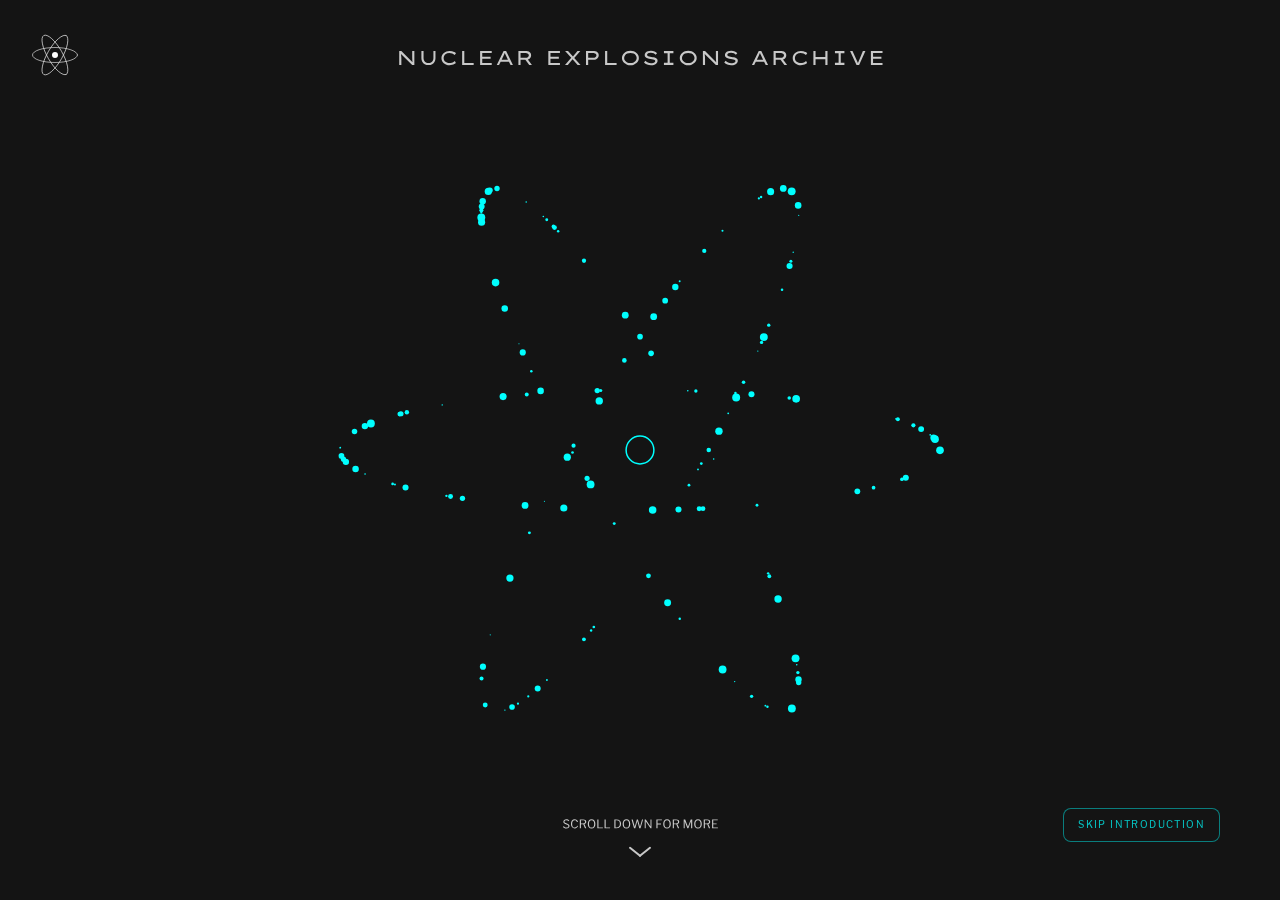
<file: index.html>
<!DOCTYPE html>
<html lang="en">

<head>
  <meta charset="utf-8" />
  <meta name="viewport" content="width=device-width, initial-scale=1.0">

  <title>Nuclear Explosions Archive</title>
  <link rel="icon" type="image/svg+xml" href="images/favicon-light.svg" media="(prefers-color-scheme: light)">
  <link rel="icon" type="image/svg+xml" href="images/favicon-dark.svg" media="(prefers-color-scheme: dark)">
  <link rel="icon" type="image/svg+xml" href="images/favicon-light.svg">

  <link rel="stylesheet" type="text/css" href="style.css">

  <script src="libraries/p5.min.js"></script>
  <script src="libraries/p5.sound.min.js"></script>
</head>

<body>
  <div id="skipIntroWrap" class="skip-intro" id="skip-intro">
    <button id="skipIntroBtn" class="skip-cta"
      onclick="window.dispatchEvent(new CustomEvent('changePage', { detail: { page: 2 } }))">
      skip introduction
    </button>

  </div>

  <button id="backFromYearBtn" class="back-btn" style="display:none;">Back</button>

  <script src="p5js/menu.js"></script>
  <script src="p5js/general.js"></script>
</body>

</html>
</file>
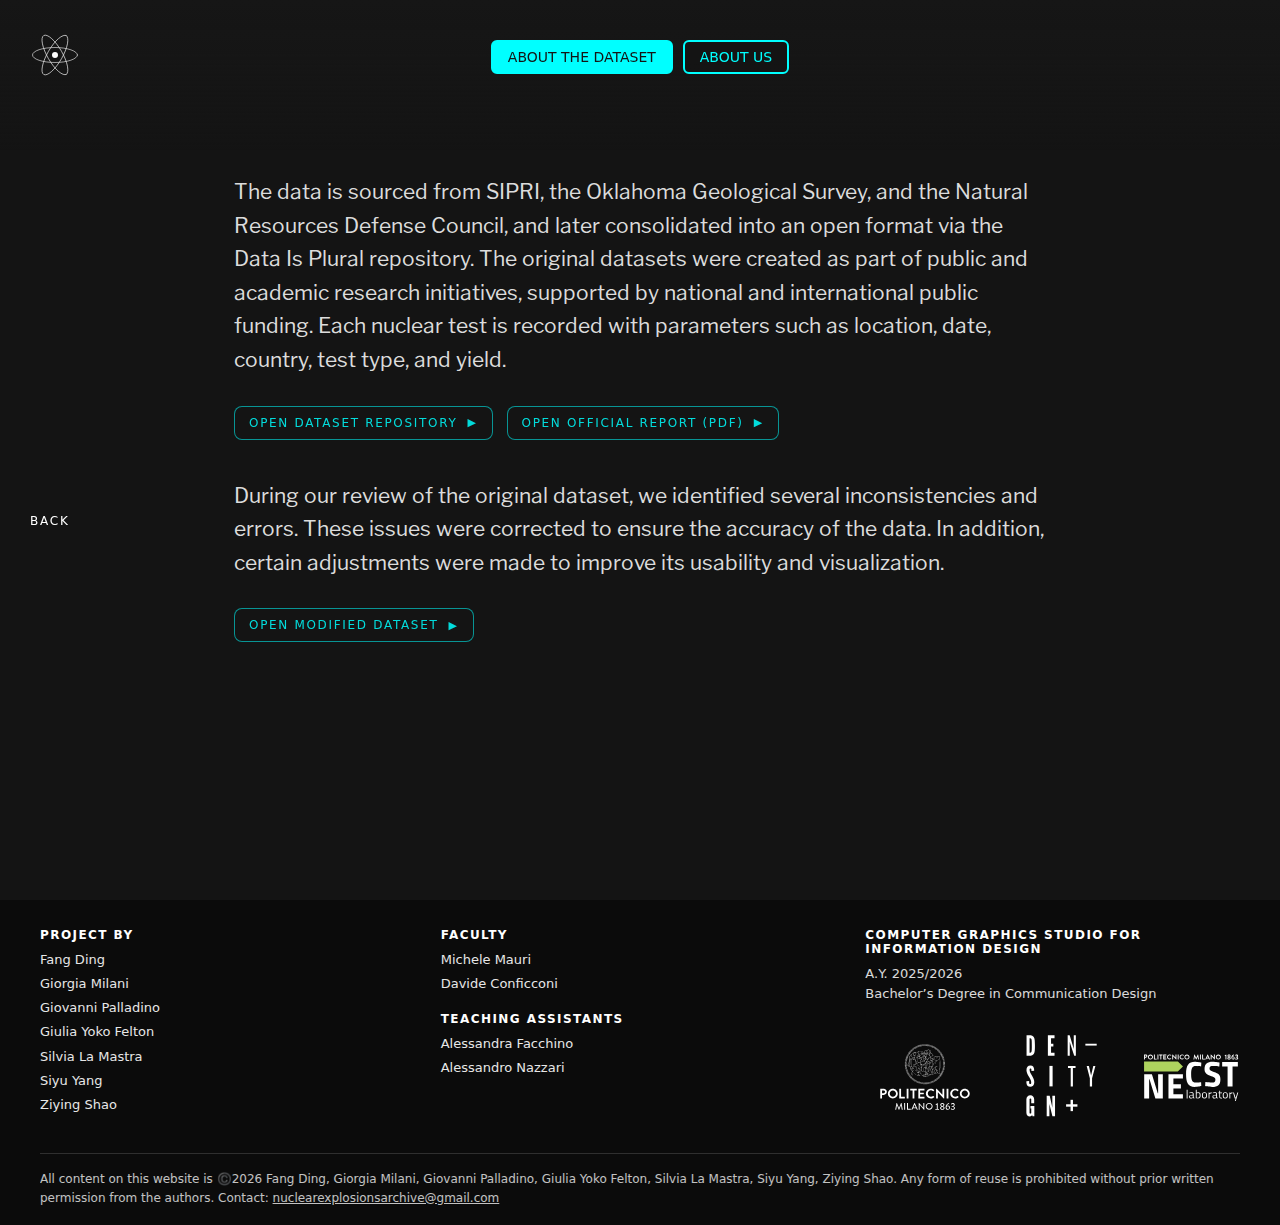
<file: about.html>
<!DOCTYPE html>
<html lang="en">

<head>
  <meta charset="utf-8" />
  <meta name="viewport" content="width=device-width, initial-scale=1.0">
  <title>NE Archive - About</title>
  <link rel="icon" type="image/svg+xml" href="images/favicon-light.svg" media="(prefers-color-scheme: light)">
  <link rel="icon" type="image/svg+xml" href="images/favicon-dark.svg" media="(prefers-color-scheme: dark)">
  <link rel="icon" type="image/svg+xml" href="images/favicon-light.svg">


  <link rel="stylesheet" type="text/css" href="style.css">

  <script src="libraries/p5.min.js"></script>
  <script src="libraries/p5.sound.min.js"></script>
</head>

<body class="about-page">

  <script src="p5js/menu.js"></script>

  <button class="back-btn" onclick="history.back()">Back</button>

  <div class="about-tabs-wrap">
    <div class="about-tabs">
      <a href="#" class="about-tab" data-topic="dataset">About the Dataset</a>
      <a href="#" class="about-tab" data-topic="us">About Us</a>
    </div>
  </div>
  </div>


  <main class="about-content">
    <h1 class="about-title"></h1>

    <div class="about-text-wrap"></div>

    <div class="about-cta-row primary-cta"></div>

    <div class="about-text-wrap review-text"></div>

    <div class="about-cta-row secondary-cta"></div>

    <div id="about-us-canvas"></div>
    <div class="insight-top-fade" aria-hidden="true"></div>
  </main>

  <script src="p5js/aboutTabsNav.js"></script>
  <footer id="about-footer" class="about-footer">

    <div class="footer-row">

      <div class="footer-block">
        <p class="footer-title">Project by</p>
        <ul class="footer-list no-bullets">
          <li>Fang Ding</li>
          <li>Giorgia Milani</li>
          <li>Giovanni Palladino</li>
          <li>Giulia Yoko Felton</li>
          <li>Silvia La Mastra</li>
          <li>Siyu Yang</li>
          <li>Ziying Shao</li>
        </ul>
      </div>

      <div class="footer-block">
        <p class="footer-title">Faculty</p>
        <ul class="footer-list no-bullets">
          <li>Michele Mauri</li>
          <li>Davide Conficconi</li>
        </ul>

        <p class="footer-title" style="margin-top: 18px;">Teaching Assistants</p>
        <ul class="footer-list no-bullets">
          <li>Alessandra Facchino</li>
          <li>Alessandro Nazzari</li>
        </ul>
      </div>

      <div class="footer-block footer-right-side">
        <p class="footer-title">Computer Graphics Studio for Information Design</p>
        <p class="footer-text">
          A.Y. 2025/2026<br>
          Bachelor’s Degree in Communication Design
        </p>

        <div class="footer-logos-row">
          <img src="images/logo_polimi.svg" alt="Polimi logo" class="footer-logo">
          <img src="images/densitydesignB.svg" alt="Density Design logo" class="footer-logo">
          <img src="images/NECST_B.svg" alt="NECST logo" class="footer-logo">
        </div>
      </div>

    </div>

    <div class="footer-bottom">
      <p>
        All content on this website is ©️2026 Fang Ding, Giorgia Milani, Giovanni Palladino, Giulia Yoko Felton, Silvia
        La Mastra, Siyu Yang, Ziying Shao.
        Any form of reuse is prohibited without prior written permission from the authors.
        Contact: <a href="mailto:nuclearexplosionsarchive@gmail.com">nuclearexplosionsarchive@gmail.com</a>
      </p>
    </div>

  </footer>

</body>

</html>
</file>
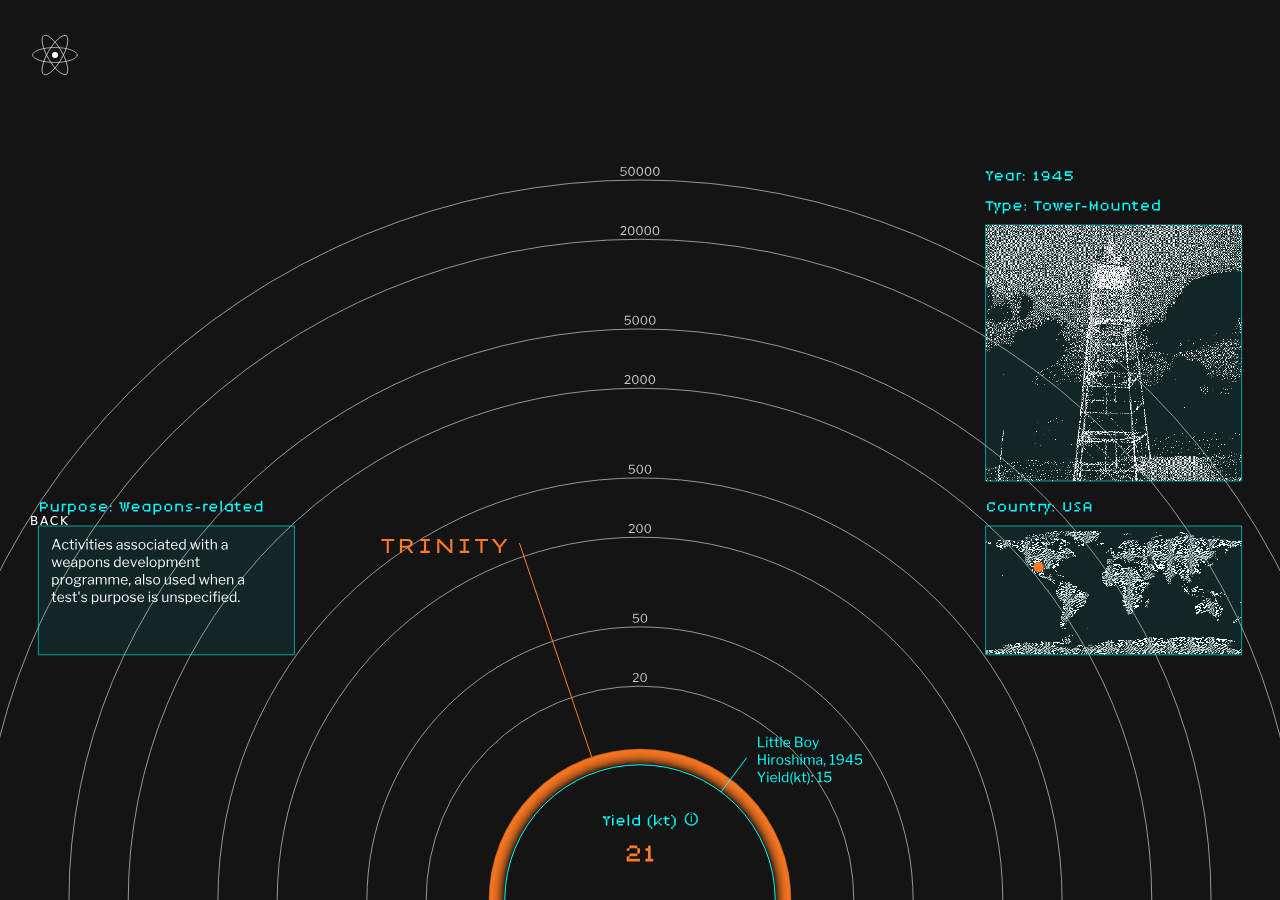
<file: single.html>
<!DOCTYPE html>
<html lang="en">

<head>
  <meta charset="utf-8" />
  <meta name="viewport" content="width=device-width, initial-scale=1.0">

  <title>NE Archive - Bomb</title>
  <link rel="icon" type="image/svg+xml" href="images/favicon-light.svg" media="(prefers-color-scheme: light)">
  <link rel="icon" type="image/svg+xml" href="images/favicon-dark.svg" media="(prefers-color-scheme: dark)">
  <link rel="icon" type="image/svg+xml" href="images/favicon-light.svg">

  <link rel="stylesheet" type="text/css" href="style.css">

  <script src="libraries/p5.min.js"></script>
  <script src="libraries/p5.sound.min.js"></script>
</head>

<body>

  <button class="back-btn" onclick="history.back()">Back</button>

  <script src="p5js/menu.js"></script>
  <script src="p5js/single.js"></script>
</body>

</html>
</file>
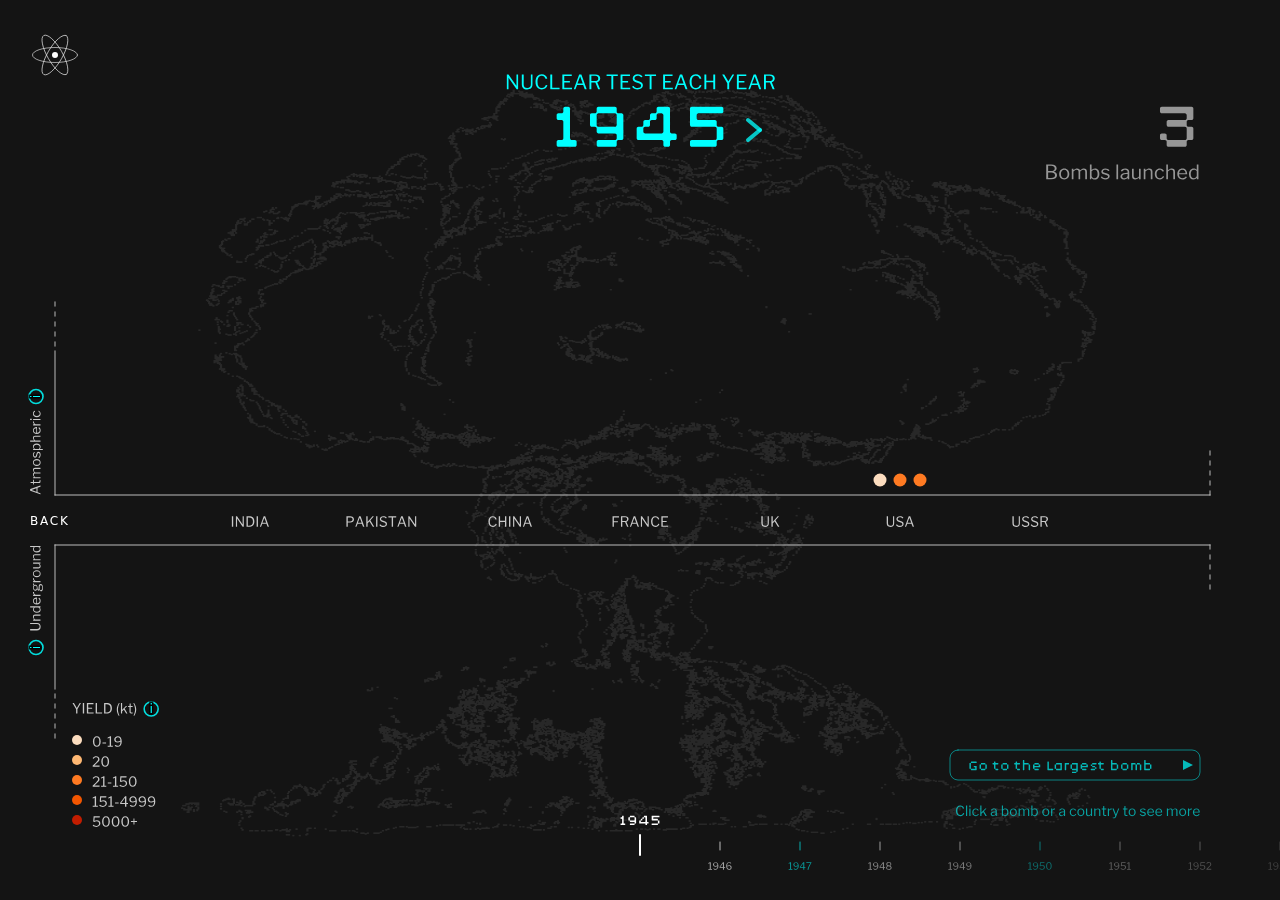
<file: year.html>
<!DOCTYPE html>
<html lang="en">

<head>
  <meta charset="utf-8" />
  <meta name="viewport" content="width=device-width, initial-scale=1.0">

  <title>NE Archive - Bombs per Year</title>
  <link rel="icon" type="image/svg+xml" href="images/favicon-light.svg" media="(prefers-color-scheme: light)">
  <link rel="icon" type="image/svg+xml" href="images/favicon-dark.svg" media="(prefers-color-scheme: dark)">
  <link rel="icon" type="image/svg+xml" href="images/favicon-light.svg">

  <link rel="stylesheet" type="text/css" href="style.css">

  <script src="libraries/p5.min.js"></script>
  <script src="libraries/p5.sound.min.js"></script>
</head>

<body>
  <button class="back-btn" onclick="window.location.href='index.html#page2'">Back</button>
  <script src="p5js/menu.js"></script>
  <script src="p5js/year.js"></script>
</body>

</html>
</file>
<file: style.css>
html,
body {
  margin: 0;
  padding: 0;

  body {
    background-color: rgb(20, 20, 20);
  }

  color: #ffffff;
}

body.menu-pointer,
body.menu-pointer canvas {
  cursor: pointer !important;
}

@font-face {
  font-family: "LexendZetta";
  src: url("fonts/LexendZetta-Regular.ttf") format("truetype");
  font-weight: 400;
  font-style: normal;
  font-display: swap;
}

@font-face {
  font-family: "LibreFranklin";
  src: url("fonts/LibreFranklin-Regular.otf") format("opentype");
  font-weight: 400;
  font-style: normal;
  font-display: swap;
}

@font-face {
  font-family: "LoRes9PlusOTWide";
  src: url("fonts/LoRes9PlusOTWide-Regular.ttf") format("truetype");
  font-weight: 400;
  font-style: normal;
  font-display: swap;
}

:root {
  --font-1: "LexendZetta", system-ui, -apple-system, sans-serif;
  --font-2: "LibreFranklin", system-ui, -apple-system, sans-serif;
  --font-3: "LoRes9PlusOTWide", monospace;
}

canvas {
  display: block;
}

.skip-intro {
  position: fixed;
  right: 60px;
  bottom: 58px;
  z-index: 1000;
}

.skip-cta {
  display: inline-flex;
  align-items: center;
  gap: 10px;

  height: 34px;
  padding: 0 14px;

  border-radius: 8px;
  border: 1px solid rgba(0, 255, 255, 0.45);
  background: rgba(20, 20, 20, 0.85);

  font-family: var(--font-2);
  font-size: 10px;
  letter-spacing: 0.14em;
  text-transform: uppercase;
  line-height: 1;

  color: rgba(0, 255, 255, 0.75);
  cursor: pointer;
  user-select: none;

  transition: border-color 160ms ease, color 160ms ease, transform 160ms ease, box-shadow 160ms ease;
}

.skip-cta:hover {
  border-color: rgba(0, 255, 255, 0.9);
  color: rgba(0, 255, 255, 1);
  transform: translateX(2px);
  box-shadow: 0 0 10px rgba(0, 255, 255, 0.18);
}

.skip-cta-arrow {
  font-size: 11px;
  line-height: 1;
  pointer-events: none;
}

#skipIntroWrap {
  opacity: 0;
  visibility: hidden;
  pointer-events: none;
  transition: opacity 180ms ease;
}

body.show-skip #skipIntroWrap {
  opacity: 1;
  visibility: visible;
  pointer-events: auto;
}

.back-btn {
  position: fixed;
  left: 24px;
  top: calc(50% + 71px);
  transform: translateY(-50%);
  z-index: 20000;

  font-family: system-ui, -apple-system, sans-serif;
  font-size: 12px;
  letter-spacing: 0.15em;
  text-transform: uppercase;

  color: #ffffff;
  background: none;
  border: none;
  cursor: pointer;

  transition: color 0.25s ease, text-shadow 0.25s ease, transform 0.25s ease;
}

.back-btn:hover {
  color: #7fefff;
  text-shadow: 0 0 8px rgba(0, 255, 255, 0.6);
  transform: translateY(-50%) translateX(3px);
}

.map-open .back-btn {
  display: none;
}

.insight-tabs-wrap {
  position: fixed;

  top: 40px;

  left: 0;
  width: 100%;
  z-index: 10050;
  pointer-events: auto;

  display: flex;
  justify-content: center;
}

.insight-tabs {
  --insight-tabs-scale: 1;

  display: inline-flex;
  gap: 10px;

  transform-origin: center center;
  transform: scale(var(--insight-tabs-scale));

  pointer-events: auto;
}

.insight-tab {
  pointer-events: auto;
  height: 30px;
  display: inline-flex;
  align-items: center;
  justify-content: center;

  padding: 0 15px;
  border: 2px solid rgb(0, 255, 255);
  border-radius: 6px;

  background: rgba(20, 20, 20, 0.86);
  color: rgb(0, 255, 255);

  font-family: system-ui, -apple-system, sans-serif;
  font-size: 14px;
  text-decoration: none;
  line-height: 1;
  user-select: none;

  transition: background 160ms ease, color 160ms ease, box-shadow 160ms ease;
}

.insight-tab:hover,
.insight-tab.is-active {
  background: rgb(0, 255, 255);
  color: rgb(20, 20, 20);
}

.insight-tab:focus-visible {
  outline: none;
  box-shadow: 0 0 0 2px rgba(0, 255, 255, 0.35);
}

.insight-top-fade {
  position: fixed;
  top: 0;
  left: 0;
  width: 100%;
  height: 150px;
  z-index: 9000;
  pointer-events: none;

  background: linear-gradient(to bottom,
      rgba(22, 22, 22, 1) 0%,
      rgba(22, 22, 22, 0.92) 35%,
      rgba(22, 22, 22, 0) 100%);
}

body.photo-open .insight-tabs-wrap,
body.photo-open .back-btn {
  opacity: 0;
  pointer-events: none;
}

:root {
  --about-nav-y: 50%;
}

.about-tabs-wrap {
  position: fixed;
  top: 40px;
  left: 0;
  width: 100%;
  z-index: 99999;
  display: flex;
  justify-content: center;
  pointer-events: auto;
}

.about-tabs {
  --about-tabs-scale: 1;
  display: inline-flex;
  gap: 10px;
  transform-origin: center center;
  transform: scale(var(--about-tabs-scale));

  pointer-events: auto;
}

.about-tab {
  pointer-events: auto;
  display: inline-flex;
  align-items: center;
  justify-content: center;

  height: 30px;
  padding: 0 15px;

  border: 2px solid rgb(0, 255, 255);
  border-radius: 6px;

  background: rgba(20, 20, 20, 0.86);
  color: rgb(0, 255, 255);

  font-family: system-ui, -apple-system, sans-serif;
  font-size: 14px;
  text-decoration: none;
  line-height: 1;
  text-transform: uppercase;
  user-select: none;

  transition: background 160ms ease, color 160ms ease, box-shadow 160ms ease;
}

.about-tab:hover,
.about-tab.is-active {
  background: rgb(0, 255, 255);
  color: rgb(20, 20, 20);
}

.about-tab:focus-visible {
  outline: none;
  box-shadow: 0 0 0 2px rgba(0, 255, 255, 0.35);
}

.about-content {
  max-width: 860px;
  margin: 0 auto;
  padding: 160px 24px 80px;
}

.about-title {
  margin: 0 0 16px;
  font-family: var(--font-1);
  font-size: 21px;
  letter-spacing: 0.02em;
}

.about-text {
  margin: 0;
  font-family: var(--font-2);
  font-size: 21px;
  line-height: 1.6;
  color: rgba(220, 220, 220, 1);
}

.about-cta-row {
  position: relative;
  z-index: 20000;
  margin-top: 28px;
  display: flex;
  gap: 14px;
  flex-wrap: wrap;
}

.cta-btn {
  display: inline-flex;
  align-items: center;
  gap: 10px;

  padding: 10px 14px;
  border-radius: 8px;

  border: 1px solid rgba(0, 255, 255, 0.55);
  background: rgba(20, 20, 20, 0.60);

  color: rgba(0, 255, 255, 0.85);
  text-decoration: none;

  font-family: system-ui, -apple-system, sans-serif;
  font-size: 12px;
  letter-spacing: 0.14em;
  text-transform: uppercase;

  transition: border-color 160ms ease, color 160ms ease, transform 160ms ease;

  cursor: pointer;
  user-select: none;

  line-height: 1;
  white-space: nowrap;
  width: max-content;
}

.cta-btn:hover {
  border-color: rgba(0, 255, 255, 0.9);
  color: rgba(0, 255, 255, 1);
  transform: translateX(2px);
}

.cta-arrow {
  font-size: 11px;
  line-height: 1;
  pointer-events: none;
  line-height: 1;
  display: inline-block;
}

#about-us-canvas {
  position: relative;
  top: -100px;
  z-index: 1;
}

#about-us-canvas canvas {
  display: block;
  position: relative;
  top: -50px;
}

.about-footer {
  width: 100%;
  background: #0b0b0b;
  color: #fff;
  padding: 28px 24px 18px;
  box-sizing: border-box;
  font-family: system-ui, -apple-system, sans-serif;
}

.footer-row {
  display: flex;
  justify-content: space-between;
  gap: 18px;
  max-width: 1200px;
  margin: 0 auto;
  align-items: flex-start;
}

.footer-row .footer-block:nth-child(1),
.footer-row .footer-block:nth-child(2) {
  margin-right: 8px;
}

.footer-row .footer-block:nth-child(2) {
  margin-right: 32px;
}

.footer-block {
  flex: 1;
  min-width: 200px;
}

.footer-title {
  font-weight: 700;
  font-size: 12px;
  letter-spacing: 0.12em;
  text-transform: uppercase;
  margin: 0 0 8px 0;
}

.footer-list {
  margin: 0;
  padding-left: 0;
  font-size: 13px;
  line-height: 1.55;
  opacity: 0.9;
}

.no-bullets {
  list-style: none;
}

.footer-list li {
  margin-bottom: 4px;
}

.footer-text {
  margin: 0;
  font-size: 13px;
  line-height: 1.5;
  opacity: 0.85;
}

.footer-logos-row {
  display: flex;
  gap: 14px;
  align-items: center;
  margin-top: 14px;
}

.footer-logo {
  max-width: 120px;
  height: auto;
}

.footer-bottom {
  max-width: 1200px;
  margin: 16px auto 0;
  padding-top: 16px;
  border-top: 1px solid rgba(255, 255, 255, 0.15);
}

.footer-bottom p {
  margin: 0;
  font-size: 12px;
  line-height: 1.55;
  opacity: 0.75;
}

.footer-bottom a {
  color: #fff;
  text-decoration: underline;
}

@media (max-width: 980px) {
  .footer-row {
    flex-direction: column;
    gap: 16px;
  }

  .footer-logos-row {
    flex-wrap: wrap;
  }
}

.about-content {
  position: relative;
  box-sizing: border-box;
}

#about-us-canvas {
  margin-bottom: 160px;
}
</file>
